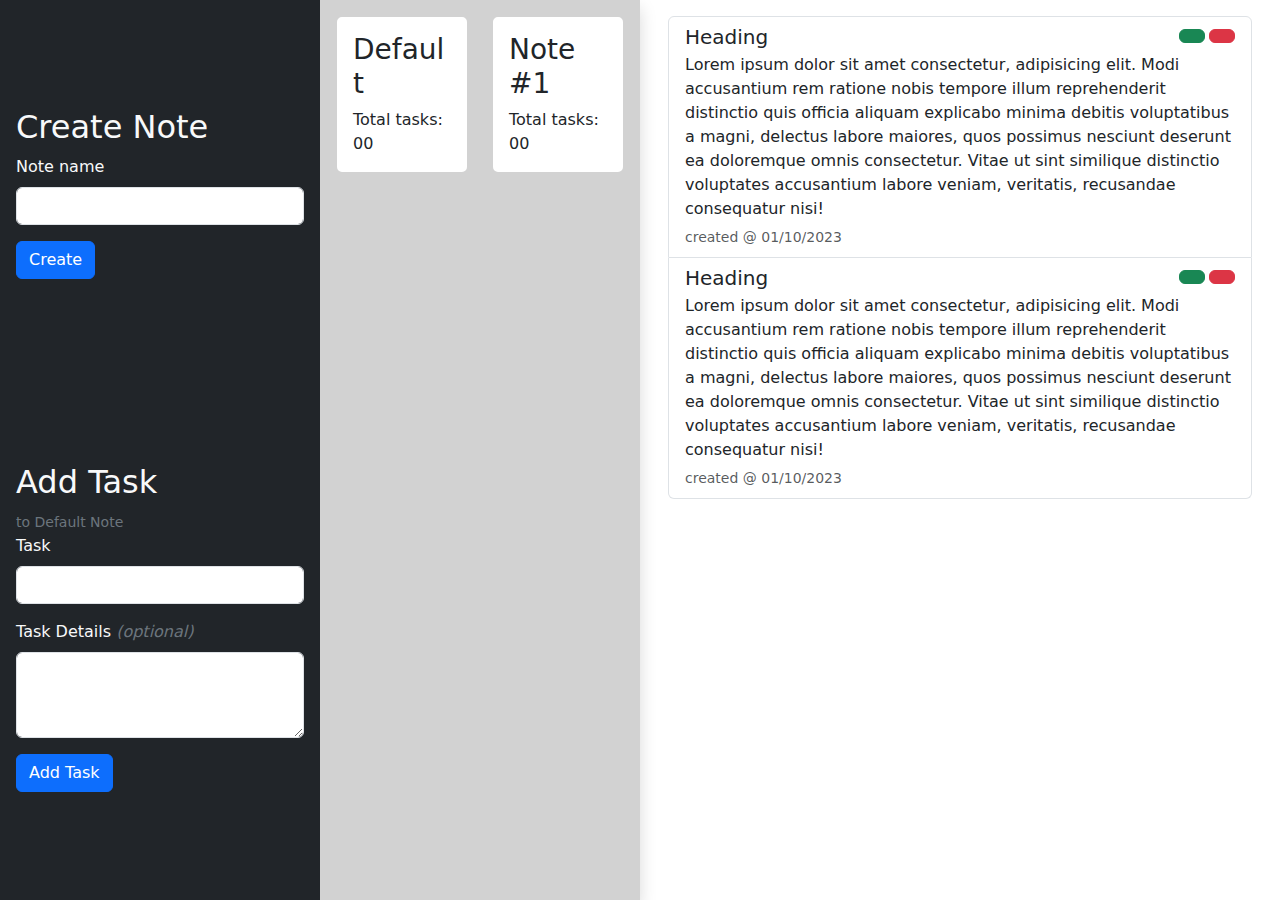
<file: index.html>
<!DOCTYPE html>
<html lang="en">

<head>

    <meta charset="UTF-8">
    <meta name="viewport" content="width=device-width, initial-scale=1.0">
    <title>To Do Application</title>

    <meta name="description" content="JavaScript To-do Application using Vanilla JavaScript and Bootstrap5">
    <meta name="keywords" content="JavaScript, To-do Application, Vanilla JavaScript project">

    <link rel="stylesheet" href="https://cdnjs.cloudflare.com/ajax/libs/font-awesome/6.5.0/css/all.min.css"
        integrity="sha512-Avb2QiuDEEvB4bZJYdft2mNjVShBftLdPG8FJ0V7irTLQ8Uo0qcPxh4Plq7G5tGm0rU+1SPhVotteLpBERwTkw=="
        crossorigin="anonymous" referrerpolicy="no-referrer" />

    <!-- Latest compiled and minified CSS -->
    <link href="https://cdn.jsdelivr.net/npm/bootstrap@5.3.2/dist/css/bootstrap.min.css" rel="stylesheet">
    <link rel="stylesheet" href="./css/style.css">

    <!-- Latest compiled JavaScript -->
    <script defer src="https://cdn.jsdelivr.net/npm/bootstrap@5.3.2/dist/js/bootstrap.bundle.min.js"></script>
    <script defer src="./js/main.js"></script>

</head>

<body>
    <div class="container-fluid h-100">
        <div class="row h-100">
            <nav class="col-md-3 navbar navbar-dark text-light bg-dark p-3 h-100">
                <form method="get" id="CreateNoteForm" class="w-100">
                    <h2>Create Note</h2>
                    <div class="mb-3">
                        <label for="create_new_note" class="form-label">Note name</label>
                        <input type="text" class="form-control" name="create_new_note" id="create_new_note"
                            aria-describedby="create_new_note_info" placeholder="">
                        <small id="create_new_note_info" class="form-text"></small>
                    </div>
                    <button type="button" class="btn btn-primary">Create</button>
                </form>
                <form id="AddTaskForm" method="get" class="w-100">
                    <h2>Add Task</h2>
                    <small class="text-secondary">to <span class="current_note_name">Default Note</span></small>
                    <div class="mb-3">
                        <label for="add_task" class="form-label">Task</label>
                        <input type="text" class="form-control" name="add_task" id="add_task"
                            aria-describedby="add_task_info" placeholder="">
                        <small id="add_task_info" class="form-text"></small>
                    </div>
                    <div class="mb-3">
                        <label for="add_task_details" class="form-label">Task Details <em
                                class="text-secondary">(optional)</em></label>
                        <textarea class="form-control" name="add_task_details" id="add_task_details" maxlength="100"
                            rows="3"></textarea>
                    </div>
                    <button type="button" class="btn btn-primary">Add Task</button>
                </form>
            </nav>
            <div class="col-md-3 bg-grey text-light p-3 shadow">
                <div class="row">
                    <div class="col-md-6">
                        <div class="card note-tile">
                            <div class="card-body">
                                <h3 class="card-title">Default</h3>
                                <p class="card-text">Total tasks: 00</p>
                            </div>
                        </div>
                    </div>
                    <div class="col-md-6">
                        <div class="card note-tile">
                            <div class="card-body">
                                <h3 class="card-title">Note #1</h3>
                                <p class="card-text">Total tasks: 00</p>
                            </div>
                        </div>
                    </div>
                </div>
            </div>
            <div class="col">
                <div class="list-group p-3">
                    <a href="#" class="list-group-item list-group-item-action flex-column align-items-start"
                        aria-current="true">
                        <div class="d-flex w-100 justify-content-between">
                            <h5 class="mb-1">Heading</h5>
                            <small class="text-muted">
                                <button type="button" class="btn btn-success">
                                    <i class="fa-solid fa-check"></i>
                                </button>
                                <button type="button" class="btn btn-danger">
                                    <i class="fa-solid fa-xmark"></i>
                                </button>
                            </small>
                        </div>
                        <p class="mb-1">
                            Lorem ipsum dolor sit amet consectetur, adipisicing elit. Modi accusantium rem
                            ratione nobis tempore illum reprehenderit distinctio quis officia aliquam explicabo minima
                            debitis voluptatibus a magni, delectus labore maiores, quos possimus nesciunt deserunt ea
                            doloremque omnis consectetur. Vitae ut sint similique distinctio voluptates accusantium
                            labore veniam, veritatis, recusandae consequatur nisi!
                        </p>
                        <small class="text-muted">created @ 01/10/2023</small>
                    </a>
                    <a href="#" class="list-group-item list-group-item-action flex-column align-items-start">
                        <div class="d-flex w-100 justify-content-between">
                            <h5 class="mb-1">Heading</h5>
                            <small class="text-muted">
                                <button type="button" class="btn btn-success">
                                    <i class="fa-solid fa-check"></i>
                                </button>
                                <button type="button" class="btn btn-danger">
                                    <i class="fa-solid fa-xmark"></i>
                                </button>
                            </small>
                        </div>
                        <p class="mb-1">
                            Lorem ipsum dolor sit amet consectetur, adipisicing elit. Modi accusantium rem
                            ratione nobis tempore illum reprehenderit distinctio quis officia aliquam explicabo minima
                            debitis voluptatibus a magni, delectus labore maiores, quos possimus nesciunt deserunt ea
                            doloremque omnis consectetur. Vitae ut sint similique distinctio voluptates accusantium
                            labore veniam, veritatis, recusandae consequatur nisi!
                        </p>
                        <small class="text-muted">created @ 01/10/2023</small>
                    </a>
                </div>
            </div>
        </div>
    </div>

</body>

</html>
</file>
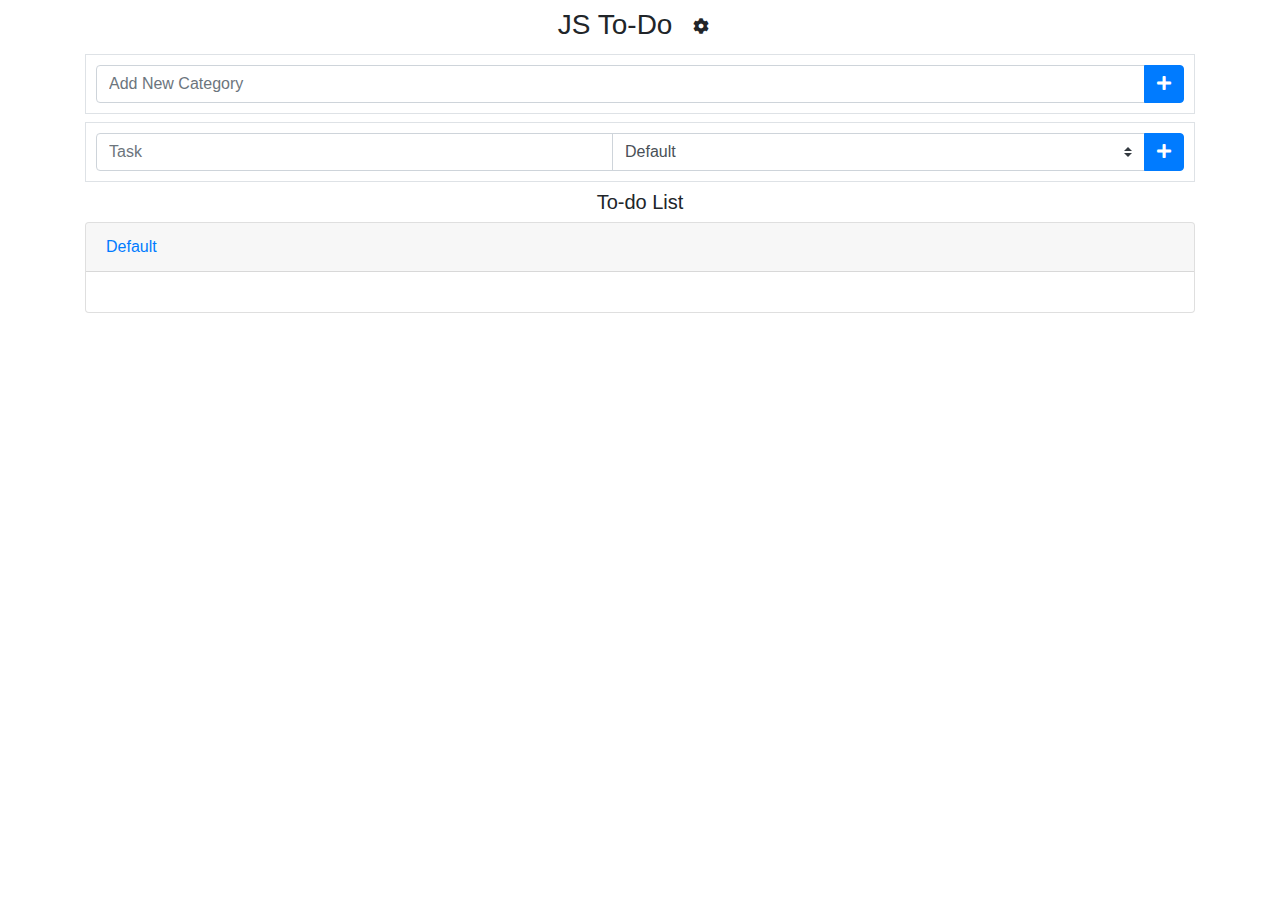
<file: v2/index.html>
<!DOCTYPE html>
<html lang="en">
<head>
		<!-- Required Meta Tags -->	
		<meta charset="utf-8">
		<meta name="viewport" content="width=device-width, initial-scale=1">
		<meta name="language" content="english"> 
		<meta name="author" content="Hind Sagar Biswas"> 
		<meta name="designer" content="Hind Sagar Biswas"> 
		<meta name="publisher" content="Hind Sagar Biswas"> 
		
		<title>JavaScript To-do App</title> 
		
		<meta name="description" content="JavaScript To-do Application using Vanilla JavaScript and Bootstrap4"> <meta name="keywords" content="JavaScript, To-do Application, Vanilla JavaScript project"> 
		<!-- Latest compiled and minified CSS -->
		<link rel="stylesheet" href="https://maxcdn.bootstrapcdn.com/bootstrap/4.5.2/css/bootstrap.min.css">
		<link rel="stylesheet"  href="https://cdnjs.cloudflare.com/ajax/libs/font-awesome/5.13.0/css/all.min.css">
		<link rel="stylesheet" href="style.css">
		
</head>
<body>
	<section class="container">
		<div class="mt-2 mb-2">
			<div id="title">
				<h3 align="center">
					JS To-Do 
					<button type="button" class="btn" data-toggle="modal" data-target="#settings"><i class="fas fa-cog"></i></button>
				</h3>
			</div>
			
			<div class="modal" id="settings">
				<div class="modal-dialog">
					<div class="modal-content">
					
						<div class="modal-header">
							<h4 class="modal-title">Settings</h4>
							<button type="button" class="close" data-dismiss="modal">&times;</button>
						</div>
						  
						<div class="modal-body">
							<ul class="list-group">
								<a data-toggle="modal" data-target="#downloadBox">
									<li class="list-group-item"><i class="fas fa-download"></i> Import</li>
								</a>
								<a data-toggle="modal" data-target="#uploadBox">
									<li class="list-group-item"><i class="fas fa-upload"></i> Export</li>
								</a>
							</ul>
							
							<div class="modal" id="downloadBox">
								<div class="modal-dialog">
									<div class="modal-content">
									
										<div class="modal-header">
											<h4 class="modal-title">Import</h4>
											<button type="button" class="close" data-dismiss="modal">&times;</button>
										</div>
										
										<div class="modal-body">
											<div class="form-group">
												<label for="importInput">Import Code:</label>
												<textarea class="form-control" placeholder="Paste the import code here" id="importInput" name="importInput"></textarea>
											 </div>
											<button class="btn btn-success" onclick="importToDo()">Import</button>
										</div>
									 
									</div>
								</div>
							</div>
							<div class="modal" id="uploadBox">
								<div class="modal-dialog">
									<div class="modal-content">
									
										<div class="modal-header">
											<h4 class="modal-title">Export</h4>
											<button type="button"class="close" data-dismiss="modal">&times;</button>
										</div>
										
										<div class="modal-body" id="exportCodeContainer">
											<button type="button" class="btn btn-success"  onclick="exportToDo()">Get Export Code</button>
										</div>

									</div>
								</div>
							</div>
						 
						</div>
						 
						<div class="modal-footer">
							<button type="button" class="btn btn-danger" data-dismiss="modal">Close</button>
						</div>

					</div>
				</div>
			</div>
			
			<div id="alertBox">
				
			</div>
			<form onsubmit="return addNewCategory()" name="categoryAdder" class="mt-2 table-bordered" style="padding:10px">
				<div class="input-group">
					<input id="categoryInput" type="text" name="categoryInput" class="form-control" autocomplete="off" placeholder="Add New Category" required>
					<div class="input-group-append">
    				<button class="btn btn-primary" type="submit" id="addCategory" name="addCategory">
    					<i class="fas fa-plus"></i>
    				</button> 
  				</div>
				</div>
			</form>
			
			<form onsubmit="return addNewTask()" name="taskAdder" class="mt-2 table-bordered" style="padding:10px">
				<div class="input-group">
  				<input id="task" type="text" name="task" class="form-control" autocomplete="off" placeholder="Task" required>
  				<select name="taskCategory" id="taskCategory" class="custom-select">
  					
  				</select>
  				<div class="input-group-append">
    				<button class="btn btn-primary" type="submit" id="add" name="add">
    					<i class="fas fa-plus"></i>
    				</button> 
  				</div>
				</div>
			</form>
		</div>
		<div>
				<center class="mb-2 mt-2">
							<h5>To-do List</h5>
				</center>
				<div id="accordion">
					
				</div>
		</div>
	</section>
	 <!-- jQuery library -->
<script src="https://ajax.googleapis.com/ajax/libs/jquery/3.5.1/jquery.min.js"></script>

<!-- Popper JS -->
<script src="https://cdnjs.cloudflare.com/ajax/libs/popper.js/1.16.0/umd/popper.min.js"></script>

<!-- Latest compiled JavaScript -->
<script src="https://maxcdn.bootstrapcdn.com/bootstrap/4.5.2/js/bootstrap.min.js"></script>
		<script src="main.js"></script>
</body>
</html>
</file>
<file: css/style.css>
body {
  height: 100svh;
  overflow: hidden;
}

.bg-grey {
  background-color: rgb(210, 210, 210);
}/*# sourceMappingURL=style.css.map */
</file>
<file: v2/style.css>
li{
	display: flex !important;
	justify-content: space-between !important;
	align-items: center;
}
li span{
	flex:1;
}
.done{
	background: #7ea97e;
	opacity: 0.7;
}
</file>
